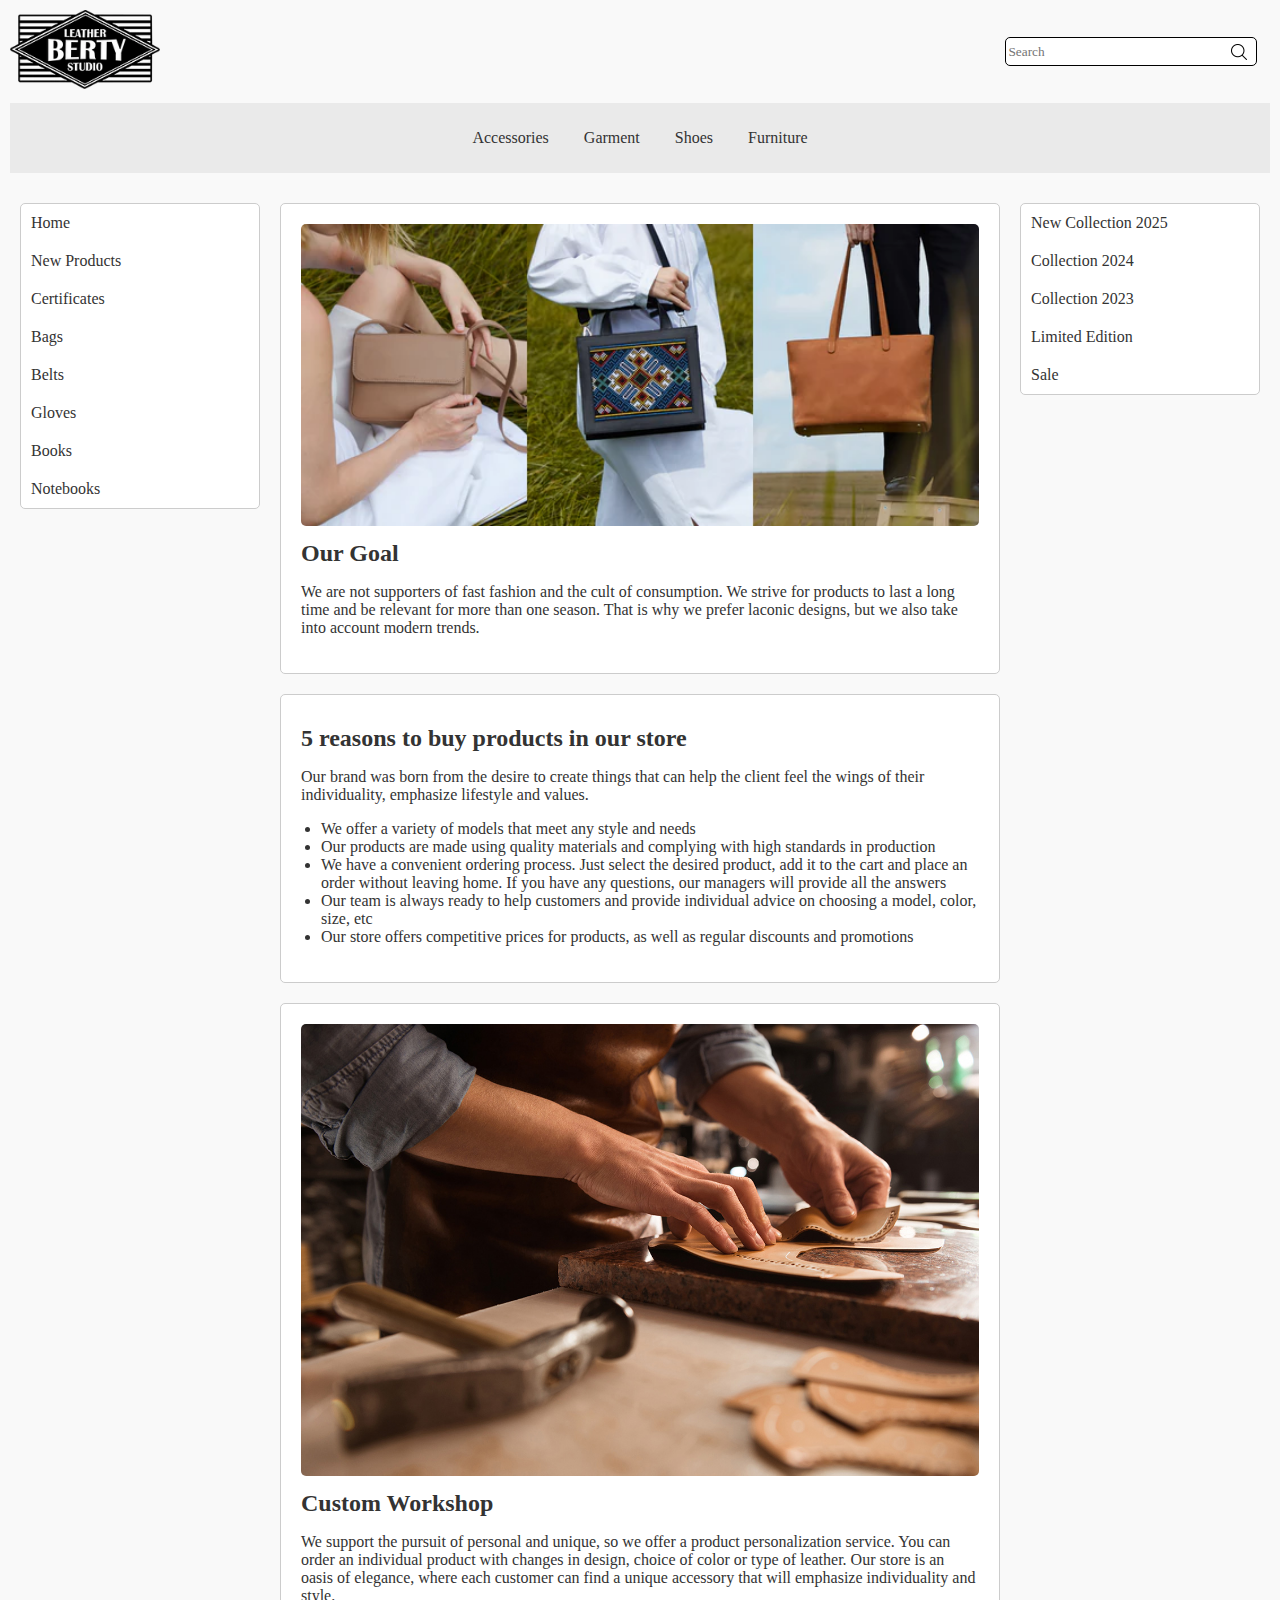
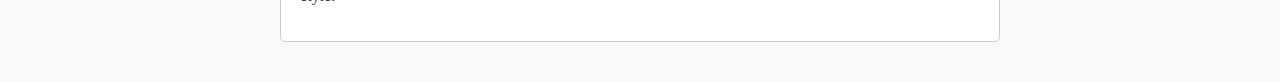
<file: maket1/index.html>
<!DOCTYPE html>
<html lang="en">
  <head>
    <meta charset="UTF-8" />
    <meta name="viewport" content="width=device-width, initial-scale=1.0" />
    <title>Leathercraft</title>
    <link rel="stylesheet" href="less/styles.css" />
  </head>
  <body>
    <div class="head-container">
      <div class="head">
        <div class="logo-container">
          <img class="logo" src="img/logo.webp" alt="" />
        </div>
        <div class="input-container">
          <input type="text" class="search-input" placeholder="Search" />
          <img class="search-icon" src="img/search-icon.png" alt="" />
        </div>
      </div>
      <div class="sections">
        <ul class="sections-list">
          <li>Accessories</li>
          <li>Garment</li>
          <li>Shoes</li>
          <li>Furniture</li>
        </ul>
      </div>
    </div>
    <div class="main-container">
      <div class="allSections-container">
        <ul class="allSections-list">
          <li>Home</li>
          <li>New Products</li>
          <li>Certificates</li>
          <li>Bags</li>
          <li>Belts</li>
          <li>Gloves</li>
          <li>Books</li>
          <li>Notebooks</li>
        </ul>
      </div>
      <div class="content">
        <div class="product-box">
          <img src="img/1.webp" alt=""/>
          <h2>Our Goal</h2>
          <p>
            We are not supporters of fast fashion and the cult of consumption. We strive 
            for products to last a long time and be relevant for more than one season. That 
            is why we prefer laconic designs, but we also take into account modern trends.
          </p>
        </div>
        <div class="product-box">
          <h2>5 reasons to buy products in our store</h2>
          <p>
            Our brand was born from the desire to create things that can help the 
            client feel the wings of their individuality, emphasize lifestyle and values.
          </p>
          <ul>
            <li>We offer a variety of models that meet any style and needs</li>
            <li>Our products are made using quality materials and complying with high standards in production</li>
            <li>We have a convenient ordering process. Just select the desired product, add 
                it to the cart and place an order without leaving home. If you have any questions, 
                our managers will provide all the answers</li>
            <li>Our team is always ready to help customers and provide individual advice on choosing a model, color, size, etc</li>
            <li>Our store offers competitive prices for products, as well as regular discounts and promotions</li>
          </ul>
        </div>
        <div class="product-box">
          <img src="img/2.jpg" alt=""/>
          <h2>Custom Workshop</h2>
          <p>
            We support the pursuit of personal and unique, so we offer a product 
            personalization service. You can order an individual product with changes 
            in design, choice of color or type of leather.
            Our store is an oasis of elegance, where each customer can find a unique 
            accessory that will emphasize individuality and style.
          </p>
        </div>
      </div>
      <div class="trends-container">
        <ul class="allSections-list">
          <li>New Collection 2025</li>
          <li>Collection 2024</li>
          <li>Collection 2023</li>
          <li>Limited Edition</li>
          <li>Sale</li>
        </ul>
      </div>
    </div>
  </body>
</html>
</file>
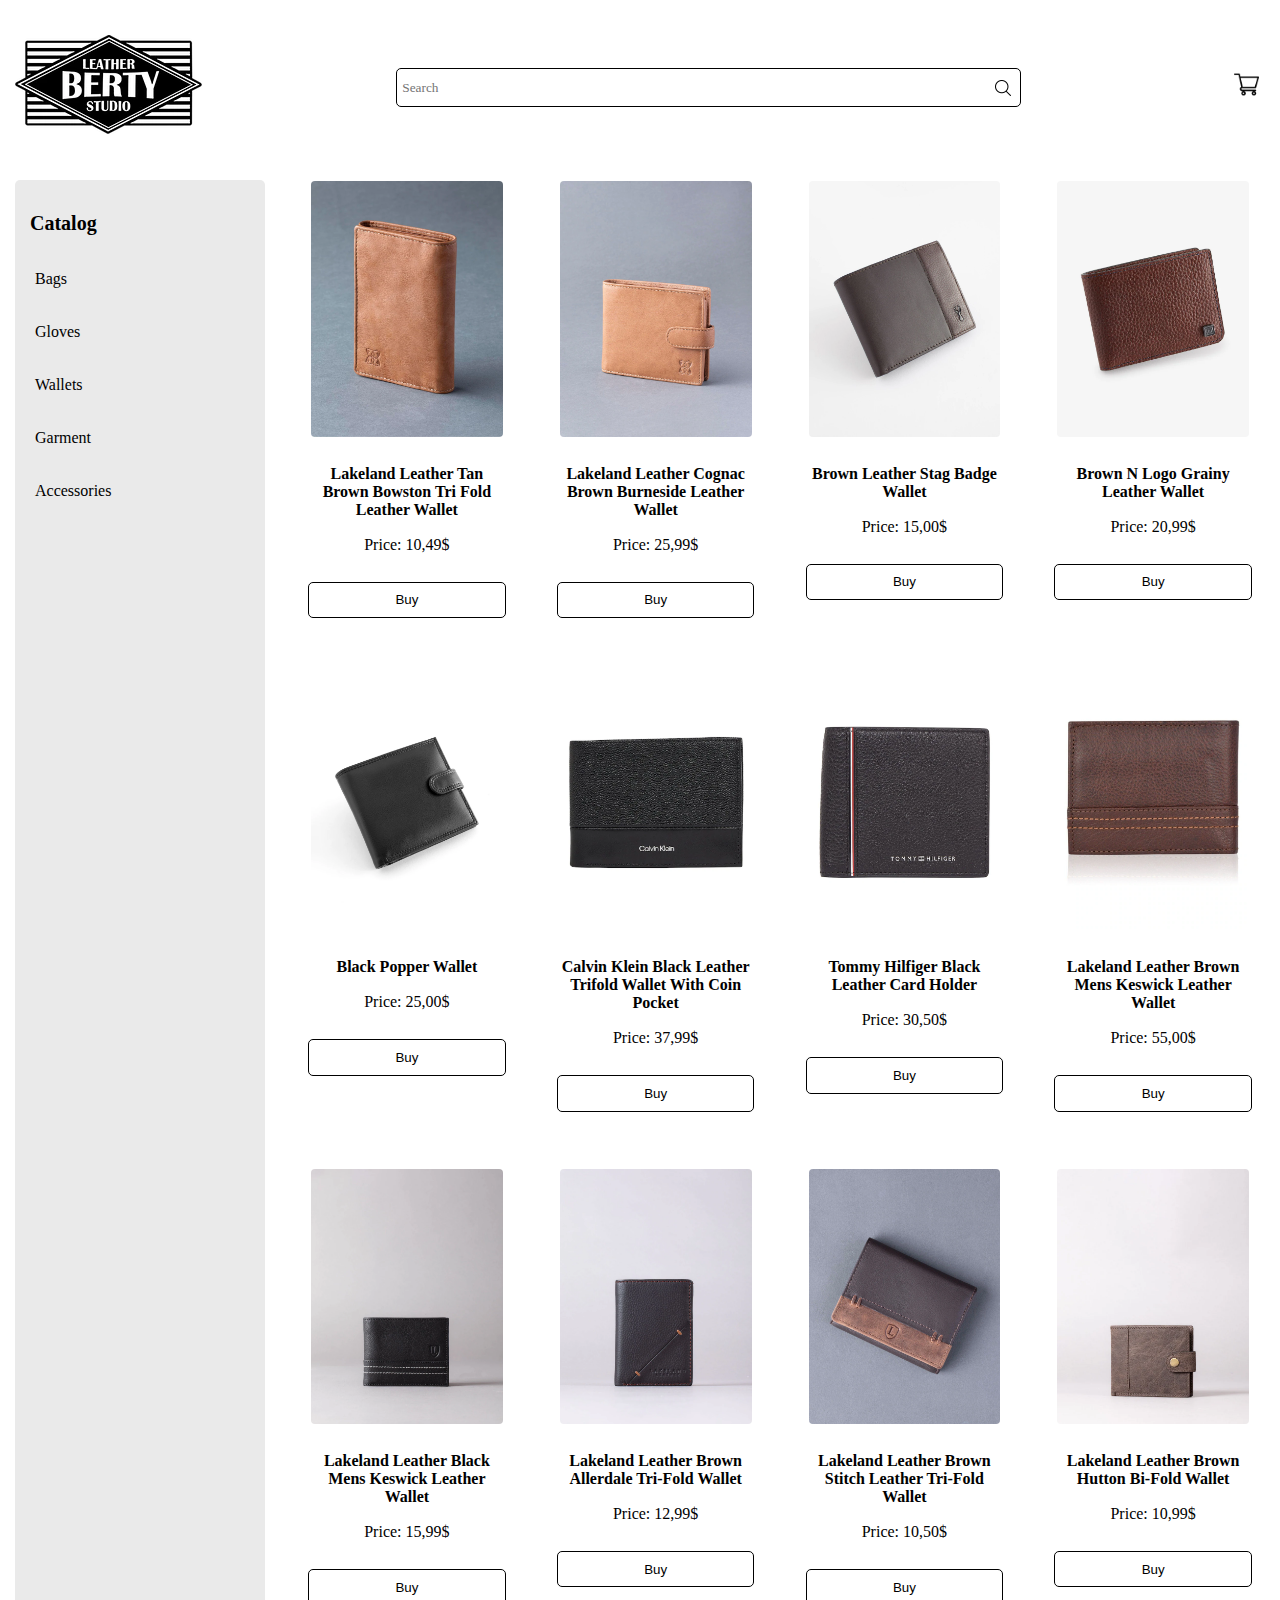
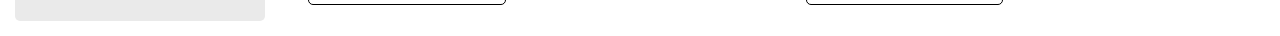
<file: maket2/index.html>
<!DOCTYPE html>
<html lang="en">
  <head>
    <meta charset="UTF-8" />
    <meta name="viewport" content="width=device-width, initial-scale=1.0" />
    <title>Wallet Shop</title>
    <link rel="stylesheet" href="less/styles.css" />
  </head>
  <body>
    <div class="container">
      <header>
        <div class="logo">
          <img src="img/logo.webp" alt="Logo" />
        </div>
        <div class="input-container">
          <input type="text" class="search-input" placeholder="Search" />
          <img class="search-icon" src="img/search-icon.png" alt="" />
        </div>
        <button class="cart-button">
          <img src="img/cart-icon.png" alt="Cart" />
        </button>
      </header>
      <div class="main-content">
        <aside class="catalog">
          <h2>Catalog</h2>
          <div class="categories">
            <div>Bags</div>
            <div>Gloves</div>
            <div>Wallets</div>
            <div>Garment</div>
            <div>Accessories</div>
          </div>
        </aside>
        <div class="products">
          <div class="product">
            <img src="img/wallet-1.webp" alt="Wallet-1" />
            <h3>Lakeland Leather Tan Brown Bowston Tri Fold Leather Wallet</h3>
            <p>Price: 10,49$</p>
            <button>Buy</button>
          </div>
          <div class="product">
            <img src="img/wallet-2.webp" alt="Wallet-2" />
            <h3>Lakeland Leather Cognac Brown Burneside Leather Wallet</h3>
            <p>Price: 25,99$</p>
            <button>Buy</button>
          </div>
          <div class="product">
            <img src="img/wallet-3.webp" alt="Wallet-3" />
            <h3>Brown Leather Stag Badge Wallet</h3>
            <p>Price: 15,00$</p>
            <button>Buy</button>
          </div>
          <div class="product">
            <img src="img/wallet-4.webp" alt="Wallet-4" />
            <h3>Brown N Logo Grainy Leather Wallet</h3>
            <p>Price: 20,99$</p>
            <button>Buy</button>
          </div>
          <div class="product">
            <img src="img/wallet-5.webp" alt="Wallet-5" />
            <h3>Black Popper Wallet</h3>
            <p>Price: 25,00$</p>
            <button>Buy</button>
          </div>
          <div class="product">
            <img src="img/wallet-6.webp" alt="Wallet-6" />
            <h3>Calvin Klein Black Leather Trifold Wallet With Coin Pocket</h3>
            <p>Price: 37,99$</p>
            <button>Buy</button>
          </div>
          <div class="product">
            <img src="img/wallet-7.webp" alt="Wallet-7" />
            <h3>Tommy Hilfiger Black Leather Card Holder</h3>
            <p>Price: 30,50$</p>
            <button>Buy</button>
          </div>
          <div class="product">
            <img src="img/wallet-8.webp" alt="Wallet-8" />
            <h3>Lakeland Leather Brown Mens Keswick Leather Wallet</h3>
            <p>Price: 55,00$</p>
            <button>Buy</button>
          </div>
          <div class="product">
            <img src="img/wallet-9.webp" alt="Wallet-9" />
            <h3>Lakeland Leather Black Mens Keswick Leather Wallet</h3>
            <p>Price: 15,99$</p>
            <button>Buy</button>
          </div>
          <div class="product">
            <img src="img/wallet-10.webp" alt="Wallet-10" />
            <h3>Lakeland Leather Brown Allerdale Tri-Fold Wallet</h3>
            <p>Price: 12,99$</p>
            <button>Buy</button>
          </div>
          <div class="product">
            <img src="img/wallet-11.webp" alt="Wallet-11" />
            <h3>Lakeland Leather Brown Stitch Leather Tri-Fold Wallet</h3>
            <p>Price: 10,50$</p>
            <button>Buy</button>
          </div>
          <div class="product">
            <img src="img/wallet-12.webp" alt="Wallet-12" />
            <h3>Lakeland Leather Brown Hutton Bi-Fold Wallet</h3>
            <p>Price: 10,99$</p>
            <button>Buy</button>
          </div>
        </div>
      </div>
    </div>
  </body>
</html>
</file>
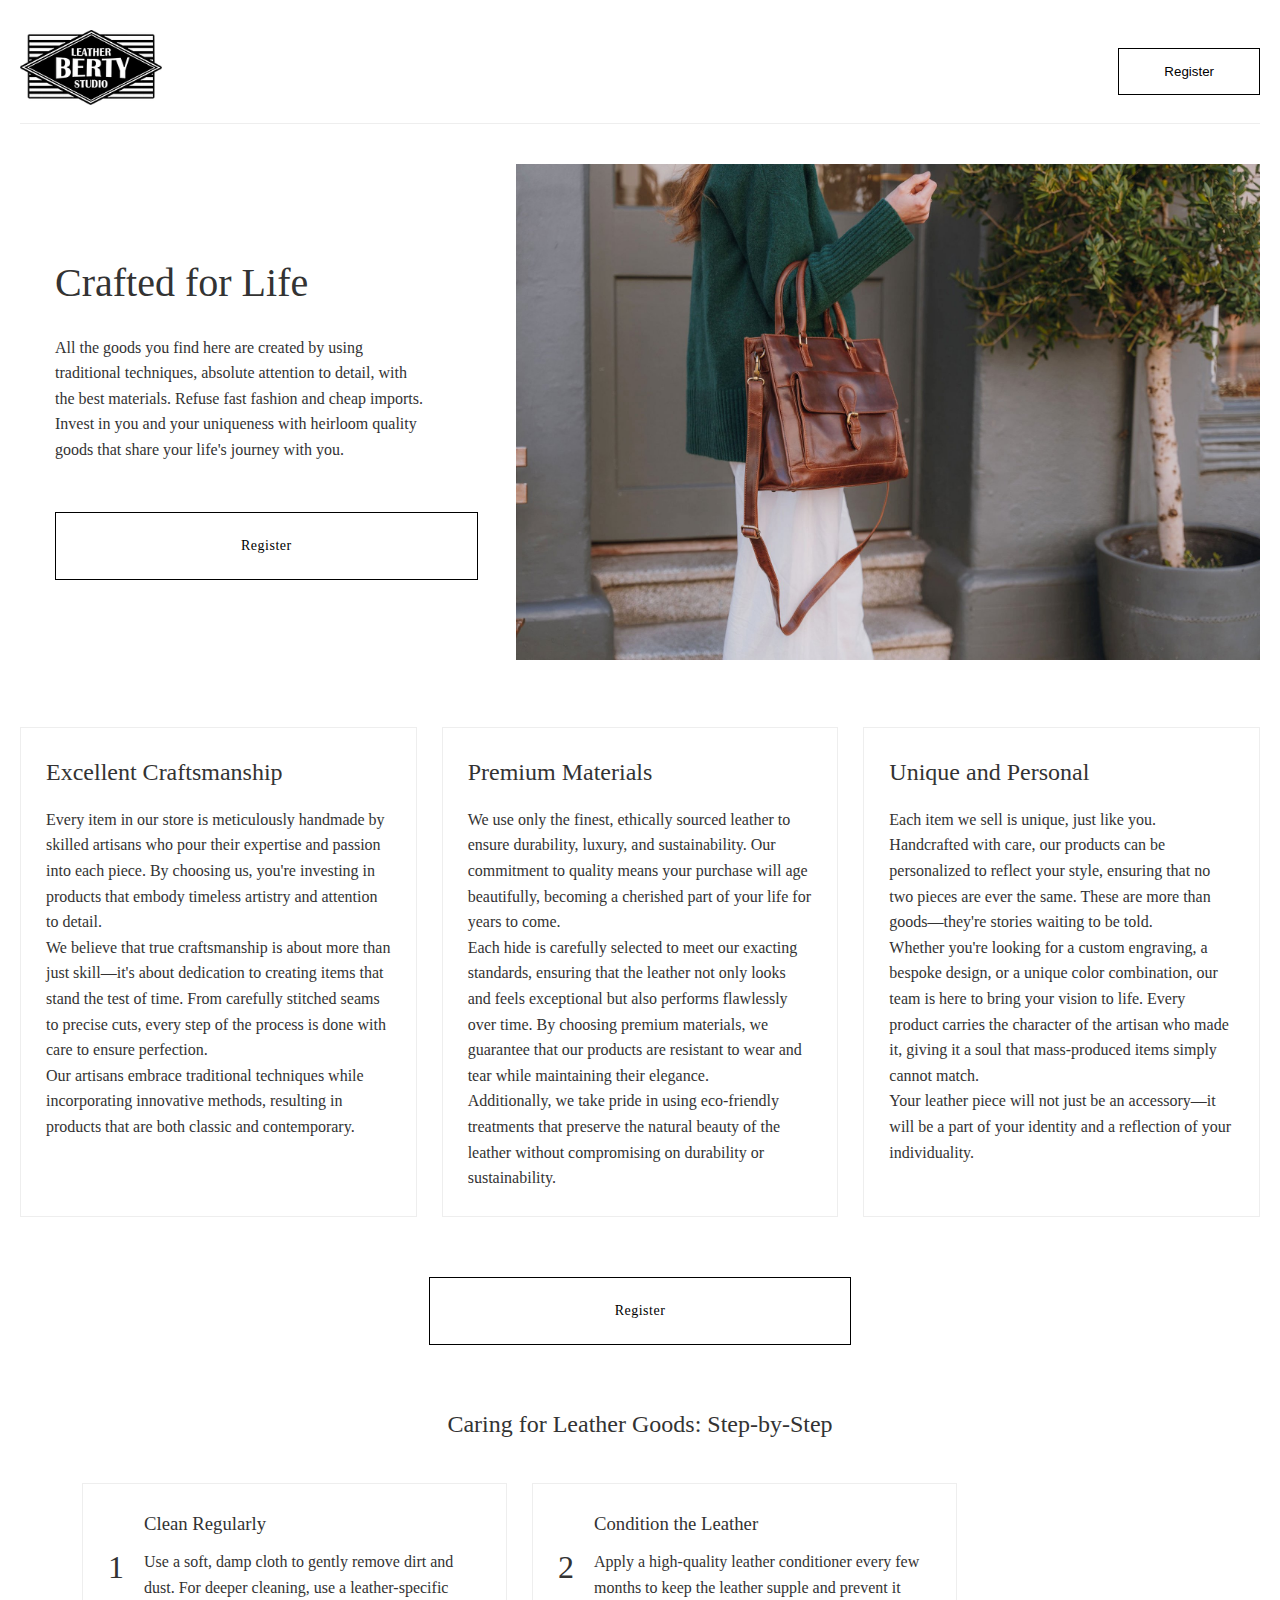
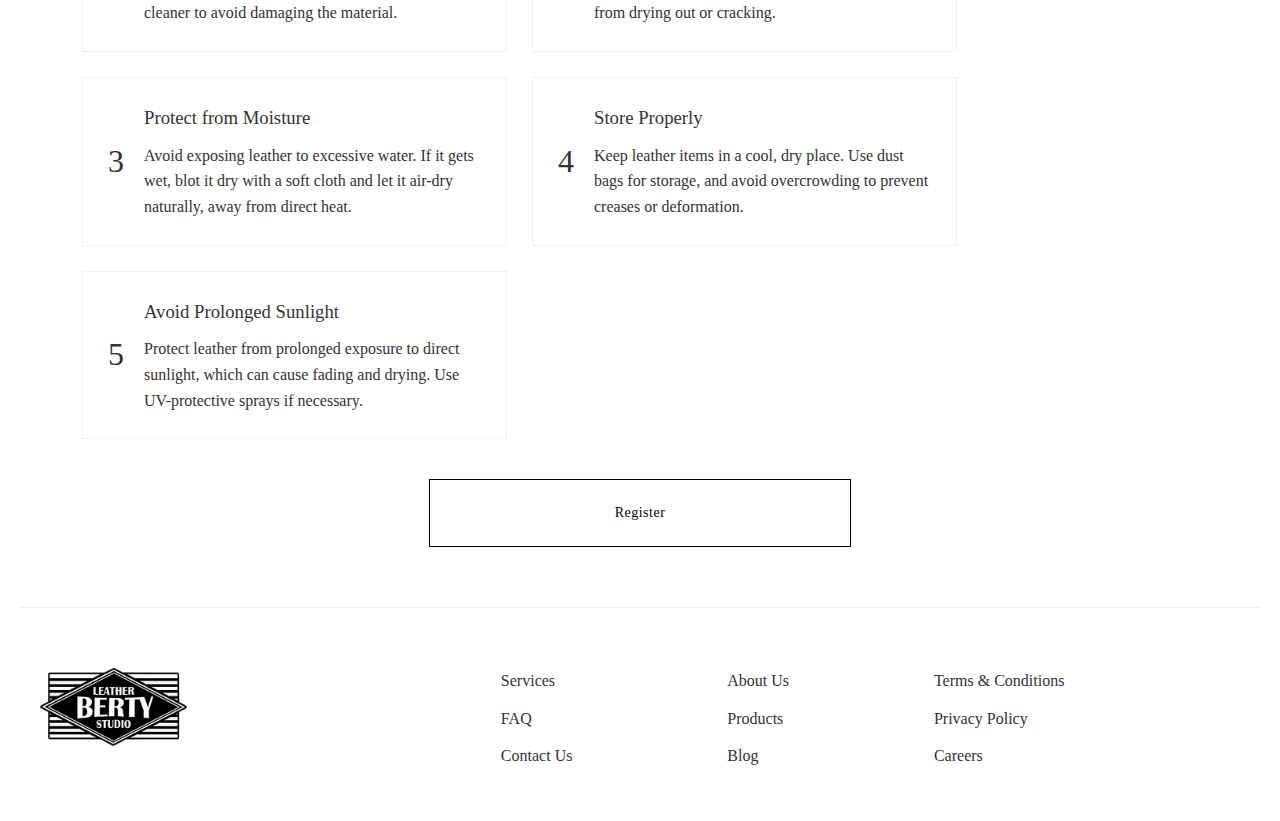
<file: maket3/index.html>
<!DOCTYPE html>
<html lang="en">
  <head>
    <meta charset="UTF-8" />
    <meta name="viewport" content="width=device-width, initial-scale=1.0" />
    <title>Leather Crafting</title>
    <link rel="stylesheet" href="sass/styles.css" />
  </head>
  <body>
    <div class="container">
      <header>
        <a href="index.html">
          <img class="logo-img" src="img/logo.webp" alt="Logo" />
        </a>
        <div class="header-right">
          <button class="register-header-btn">Register</button>
        </div>
      </header>
      <div class="hero">
        <div class="hero-content">
          <h1>Crafted for Life</h1>
          <p>
            All the goods you find here are created by using traditional 
            techniques, absolute attention to detail, with the best 
            materials.  Refuse fast fashion and cheap imports. Invest in 
            you and your uniqueness with heirloom quality goods that share 
            your life's journey with you.
          </p>
          <button class="register-button">Register</button>
        </div>
        <div class="hero-image">
          <img src="img/leather-bag.jpg" alt=" " />
        </div>
      </div>
      <div class="features">
        <div class="feature-box">
          <h2>Excellent Craftsmanship</h2>
          <p>
            Every item in our store is meticulously handmade by skilled 
            artisans who pour their expertise and passion into each piece. 
            By choosing us, you're investing in products that embody 
            timeless artistry and attention to detail. 
          </p>
          <p>
            We believe that true craftsmanship is about more than just 
            skill—it's about dedication to creating items that stand the 
            test of time. From carefully stitched seams to precise cuts, 
            every step of the process is done with care to ensure perfection. 
          </p>
          <p>
            Our artisans embrace traditional techniques while incorporating 
            innovative methods, resulting in products that are both classic 
            and contemporary.
          </p>
        </div>
        <div class="feature-box">
          <h2>Premium Materials</h2>
          <p>
            We use only the finest, ethically sourced leather to ensure 
            durability, luxury, and sustainability. Our commitment to quality 
            means your purchase will age beautifully, becoming a cherished 
            part of your life for years to come. 
          </p>
          <p>
            Each hide is carefully selected to meet our exacting standards, 
            ensuring that the leather not only looks and feels exceptional but 
            also performs flawlessly over time. By choosing premium materials, 
            we guarantee that our products are resistant to wear and tear 
            while maintaining their elegance. 
          </p>
          <p>
            Additionally, we take pride in using eco-friendly treatments that 
            preserve the natural beauty of the leather without compromising 
            on durability or sustainability.
          </p>
        </div>
        <div class="feature-box">
          <h2>Unique and Personal</h2>
          <p>
            Each item we sell is unique, just like you. Handcrafted with care, 
            our products can be personalized to reflect your style, ensuring 
            that no two pieces are ever the same. These are more than 
            goods—they're stories waiting to be told. 
          </p>
          <p>
            Whether you're looking for a custom engraving, a bespoke design, or 
            a unique color combination, our team is here to bring your vision 
            to life. Every product carries the character of the artisan who made 
            it, giving it a soul that mass-produced items simply cannot match. 
          </p>
          <p>
            Your leather piece will not just be an accessory—it will be a part 
            of your identity and a reflection of your individuality.
          </p>
        </div>
      </div>
      <div class="register-section">
        <button class="register-button">Register</button>
      </div>
      <div class="steps-section">
        <h2>Caring for Leather Goods: Step-by-Step</h2>
        <div class="steps">
          <div class="step">
            <span class="step-number">1</span>
            <div class="step-content">
              <h3>Clean Regularly</h3>
              <p>
                Use a soft, damp cloth to gently remove dirt and dust. For 
                deeper cleaning, use a leather-specific cleaner to avoid 
                damaging the material.
              </p>
            </div>
          </div>
          <div class="step">
            <span class="step-number">2</span>
            <div class="step-content">
              <h3>Condition the Leather</h3>
              <p>
                Apply a high-quality leather conditioner every few months to keep 
                the leather supple and prevent it from drying out or cracking.
              </p>
            </div>
          </div>
          <div class="step">
            <span class="step-number">3</span>
            <div class="step-content">
              <h3>Protect from Moisture</h3>
              <p>
                Avoid exposing leather to excessive water. If it gets wet, 
                blot it dry with a soft cloth and let it air-dry naturally, 
                away from direct heat.
              </p>
            </div>
          </div>
          <div class="step">
            <span class="step-number">4</span>
            <div class="step-content">
              <h3>Store Properly</h3>
              <p>
                Keep leather items in a cool, dry place. Use dust bags 
                for storage, and avoid overcrowding to prevent creases 
                or deformation.
              </p>
            </div>
          </div>
          <div class="step">
            <span class="step-number">5</span>
            <div class="step-content">
              <h3>Avoid Prolonged Sunlight</h3>
              <p>
                Protect leather from prolonged exposure to direct sunlight, 
                which can cause fading and drying. Use UV-protective sprays 
                if necessary.
              </p>
            </div>
          </div>
        </div>
        <div class="register-section">
          <button class="register-button">Register</button>
        </div>
      </div>
      <footer>
        <table class="footer-table">
          <tr>
            <td class="footer-logo">
              <img src="img/logo.webp" alt=" ">
            </td>
            <td>
              <ul>
                <li>Services</li>
                <li>FAQ</li>
                <li>Contact Us</li>
              </ul>
            </td>
            <td>
              <ul>
                <li>About Us</li>
                <li>Products</li>
                <li>Blog</li>
              </ul>
            </td>
            <td>
              <ul>
                <li>Terms & Conditions</li>
                <li>Privacy Policy</li>
                <li>Careers</li>
              </ul>
            </td>
          </tr>
        </table>
      </footer>
    </div>
  </body>
</html>
</file>
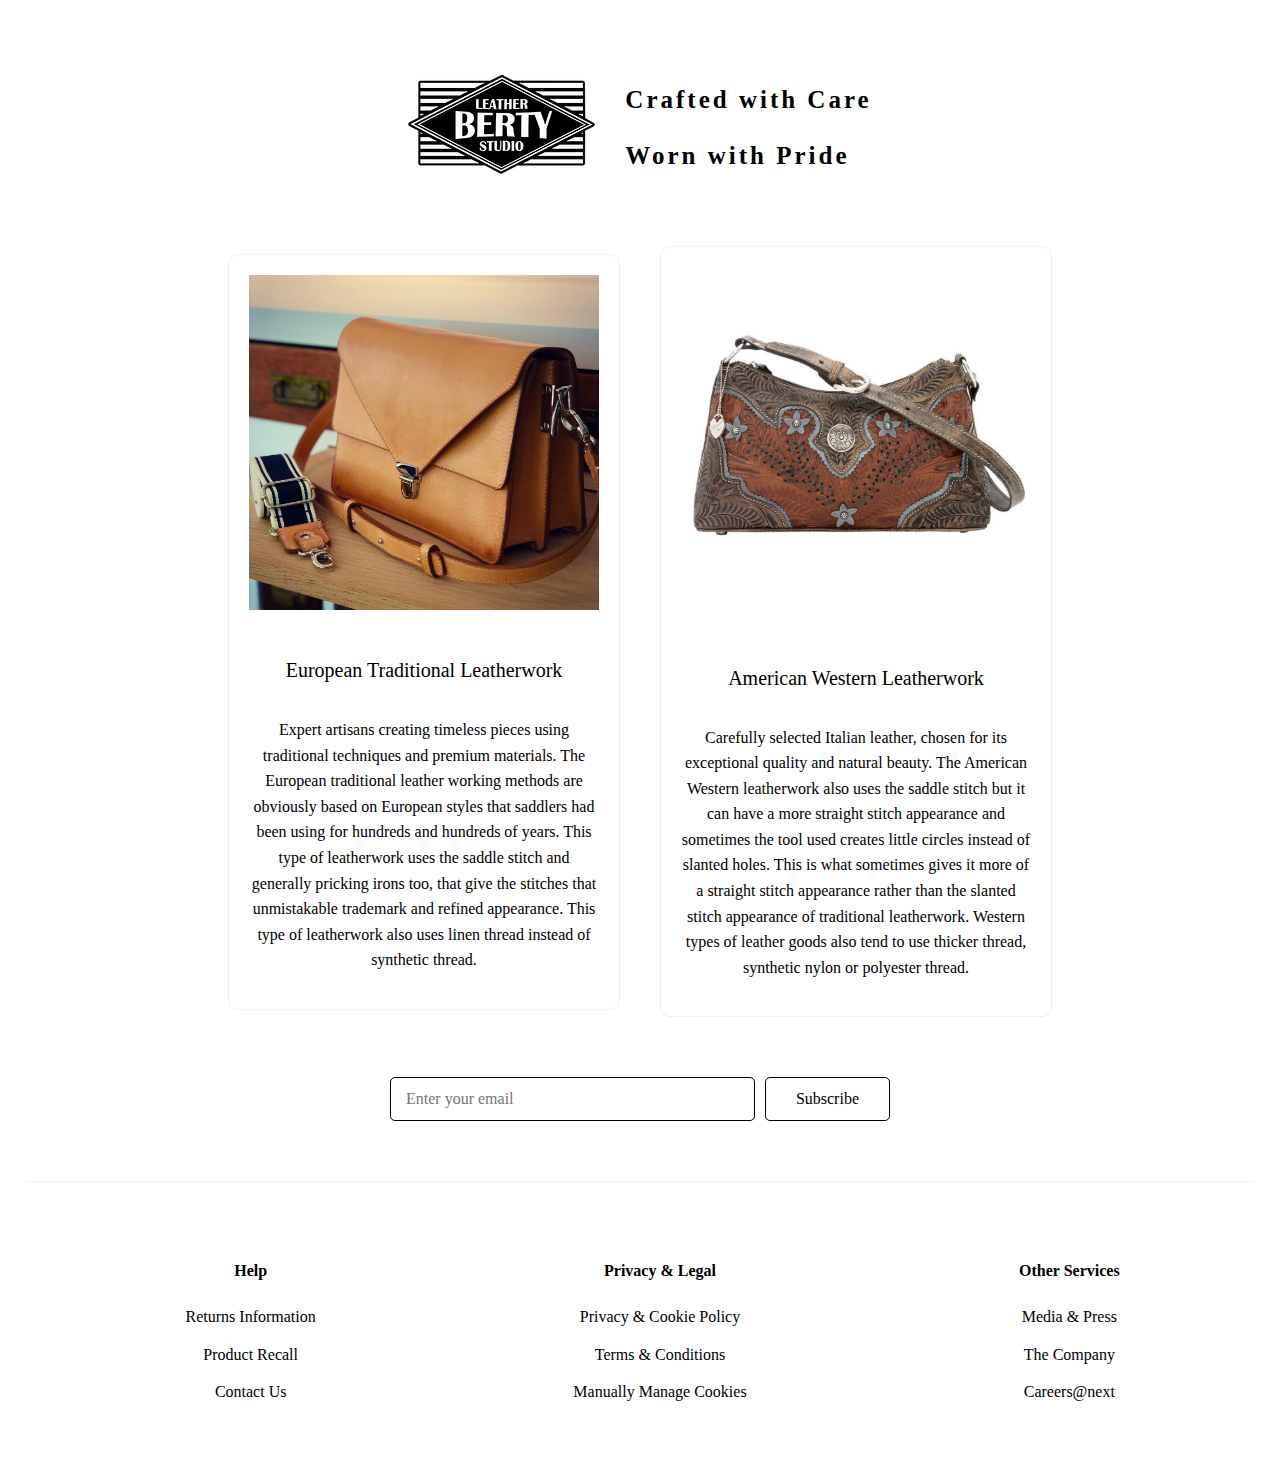
<file: maket5/index.html>
<!DOCTYPE html>
<html lang="en">
  <head>
    <meta charset="UTF-8" />
    <meta name="viewport" content="width=device-width, initial-scale=1.0" />
    <title>Leather Blog</title>
    <link rel="stylesheet" href="sass/styles.css" />
  </head>
  <body>
    <div class="container">
      <header>
        <div class="logo-container">
            <img src="img/logo.webp" alt="Logo" />
          <div class="logo-text">
            <h1>Crafted with Care</h1>
            <h1>Worn with Pride</h1>
          </div>
        </div>
      </header>
      <main>
        <div class="features">
          <div class="feature-box">
            <div class="feature-image">
              <img src="img/european.png" alt="European" />
            </div>
            <div class="feature-text">
              <h2>European Traditional Leatherwork</h2>
              <p>
              Expert artisans creating timeless pieces using traditional
              techniques and premium materials.
              The European traditional leather working methods are obviously 
              based on European styles that saddlers had been using for 
              hundreds and  hundreds of years. This type of leatherwork uses 
              the saddle stitch and generally pricking irons too, that give 
              the stitches that unmistakable trademark and refined 
              appearance. This type of leatherwork also uses linen thread 
              instead of synthetic thread.
              </p>
            </div>
          </div>
          <div class="feature-box">
            <div class="feature-image">
              <img src="img/american.webp" alt="American" />
            </div>
            <div class="feature-text">
              <h2>American Western Leatherwork</h2>
              <p>
              Carefully selected Italian leather, chosen for its exceptional
              quality and natural beauty.
              The American Western leatherwork also uses the saddle stitch but 
              it can have a more straight stitch appearance and sometimes the 
              tool used creates little circles instead of slanted holes. This 
              is what sometimes gives it more of a straight stitch appearance 
              rather than the slanted stitch appearance of traditional 
              leatherwork. Western types of leather goods also tend to use 
              thicker thread, synthetic nylon or polyester thread.
              </p>
            </div>
          </div>
        </div>
        <div class="newsletter">
          <form class="subscribe-form">
            <input type="email" placeholder="Enter your email" required />
            <button type="submit">Subscribe</button>
          </form>
        </div>
      </main>
      <footer>
        <table class="footer-links">
          <tr>
            <td>
              <ul>
                <li>Help</li>
                <li>Returns Information</li>
                <li>Product Recall</li>
                <li>Contact Us</li>
              </ul>
            </td>
            <td>
              <ul>
                <li>Privacy & Legal</li>
                <li>Privacy & Cookie Policy</li>
                <li>Terms & Conditions</li>
                <li>Manually Manage Cookies</li>
              </ul>
            </td>
            <td>
              <ul>
                <li>Other Services</li>
                <li>Media & Press</li>
                <li>The Company</li>
                <li>Careers@next</li>
              </ul>
            </td>
          </tr>
        </table>
      </footer>
    </div>
  </body>
</html>
</file>
<file: maket1/less/styles.css>
body {
  margin: 0;
  font-family: "Times New Roman", Times, serif;
  background-color: #f9f9f9;
  color: #333333;
}
.head-container {
  background-color: #f9f9f9;
  padding: 10px;
}
.head-container .head {
  display: flex;
  justify-content: space-between;
  align-items: center;
}
.head-container .head .logo-container {
  flex: 1;
}
.head-container .head .logo-container .logo {
  max-width: 150px;
  height: auto;
}
.head-container .head .input-container {
  position: relative;
  display: flex;
  align-items: center;
  width: 20%;
  margin-right: 1%;
}
.head-container .head .input-container .search-input {
  height: 25px;
  width: 100%;
  border-radius: 5px;
  border: 1px solid black;
  outline: none;
  padding-right: 30px;
  font-family: "Times New Roman", Times, serif;
}
.head-container .head .input-container .search-icon {
  position: absolute;
  right: 10px;
  height: 1em;
  width: auto;
}
.head-container .sections {
  margin-top: 10px;
  background-color: #eaeaea;
  padding: 10px;
  margin-left: auto;
  margin-right: auto;
}
.head-container .sections .sections-list {
  list-style-type: none;
  padding: 0;
  display: flex;
  justify-content: center;
  align-items: center;
  gap: 35px;
  flex-wrap: wrap;
}
.head-container .sections .sections-list li:hover {
  color: #de760ea2;
  cursor: pointer;
}
.main-container {
  display: flex;
  margin: 20px;
  gap: 20px;
}
.main-container .allSections-container,
.main-container .trends-container {
  flex: 1;
}
.main-container .allSections-container .allSections-list,
.main-container .trends-container .allSections-list {
  list-style-type: none;
  padding: 0;
  margin: 0;
  background-color: #ffffff;
  border: 1px solid #cccccc;
  border-radius: 5px;
}
.main-container .allSections-container .allSections-list li,
.main-container .trends-container .allSections-list li {
  padding: 10px;
  cursor: pointer;
}
.main-container .allSections-container .allSections-list li:last-child,
.main-container .trends-container .allSections-list li:last-child {
  border-bottom: none;
}
.main-container .allSections-container .allSections-list li:hover,
.main-container .trends-container .allSections-list li:hover {
  color: #de760ea2;
  background-color: #f0f0f0;
  cursor: pointer;
}
.main-container .content {
  flex: 3;
  border-radius: 5px;
}
.main-container .content .product-box {
  margin-bottom: 20px;
  padding: 20px;
  border: 1px solid #cccccc;
  background-color: #ffffff;
  border-radius: 5px;
}
.main-container .content .product-box img {
  width: 100%;
  height: auto;
  border-radius: 5px;
}
.main-container .content .product-box h2 {
  font-size: 1.5em;
  margin: 10px 0;
}
.main-container .content .product-box ul {
  padding-left: 20px;
}
@media (min-width: 3100px) {
  body {
    font-size: 3.5em;
  }
  .head-container,
  .sections,
  .main-container {
    max-width: 100%;
    margin: 0 auto;
  }
  .main-container {
    gap: 40px;
  }
  .allSections-container,
  .trends-container {
    flex: 1;
    margin: 0 20px;
  }
  .content {
    flex: 4;
  }
  .content .product-box {
    padding: 75px;
    border-width: 2px;
  }
  .content .product-box h2 {
    font-size: 2em;
  }
  .content .product-box img {
    border-radius: 10px;
  }
  .allSections-list li,
  .trends-container .allSections-list li {
    font-size: 1.2em;
    padding: 15px;
  }
  .logo {
    max-width: 500px;
  }
  .input-container {
    width: 20%;
    margin-right: 1%;
  }
  .input-container .search-input {
    height: 75px;
    font-size: 1.2em;
  }
  .input-container .search-icon {
    height: 1.2em;
  }
  .sections-list li:hover {
    color: #de760ea2;
  }
}
@media (max-width: 1024px) {
  .main-container {
    flex-direction: column;
  }
  .allSections-container,
  .trends-container {
    display: none;
  }
}
@media (max-width: 768px) {
  .head {
    flex-direction: column;
    align-items: center;
  }
  .head .logo-container {
    display: flex;
    justify-content: center;
    width: 100%;
  }
  .head .input-container {
    position: relative;
    display: flex;
    align-items: center;
    width: 90%;
    justify-content: center;
  }
  .head .input-container .search-input {
    height: 25px;
    width: 100%;
    border-radius: 5px;
    outline: none;
    padding-left: 10px;
    padding-right: 30px;
  }
  .head .input-container .search-icon {
    position: absolute;
    right: 10px;
    height: 1em;
    width: auto;
  }
  .sections {
    width: 85%;
  }
  .sections .sections-list {
    flex-direction: column;
    align-items: center;
    gap: 10px;
  }
  .content {
    padding: 1px;
  }
  .content .product-box h2 {
    font-size: 1.2em;
  }
  .content .product-box img {
    border-radius: 0;
  }
  .allSections-container,
  .trends-container {
    display: block;
    padding: 0px;
  }
  .allSections-container .trends-container,
  .trends-container .trends-container {
    margin-top: 0%;
  }
}
</file>
<file: maket2/less/styles.css>
body {
  font-family: "Times New Roman", Times, serif;
  background-color: #ffffff;
  margin: 0;
  padding: 0;
  box-sizing: border-box;
}
.container {
  max-width: 100%;
  margin: 0 auto;
  padding: 15px;
}
header {
  display: flex;
  flex-direction: row;
  justify-content: space-between;
  align-items: center;
  padding: 20px 0;
  margin-bottom: 20px;
}
.logo {
  font-size: 24px;
  font-weight: bold;
  transition: color 0.3s ease;
  cursor: pointer;
}
.header-right {
  display: flex;
  flex-direction: row;
  gap: 20px;
  align-items: center;
}
.input-container {
  position: relative;
  display: flex;
  align-items: center;
  width: 50%;
  margin-right: 1%;
}
.search-input {
  height: 35px;
  width: 100%;
  border-radius: 5px;
  border: 1px solid #000000;
  outline: none;
  padding-right: 30px;
  padding-left: 5px;
  font-family: "Times New Roman", Times, serif;
}
.search-icon {
  position: absolute;
  right: 10px;
  height: 1em;
  width: auto;
}
.cart-button {
  background: none;
  border: none;
  font-size: 25px;
  cursor: pointer;
  transition: all 0.3s ease;
}
.cart-button img {
  width: 25px;
  height: auto;
}
.cart-button:hover {
  transform: scale(1.1);
}
.main-content {
  display: flex;
  flex-direction: row;
  gap: 30px;
}
.catalog {
  width: 220px;
  background-color: #eaeaea;
  padding: 15px;
  border-radius: 5px;
}
.catalog h2 {
  margin-bottom: 25px;
  font-size: 20px;
  color: #000000;
}
.categories {
  display: flex;
  flex-direction: column;
  gap: 15px;
}
.categories div {
  cursor: pointer;
  padding: 10px 5px;
  border-radius: 5px;
  transition: all 0.3s ease;
}
.categories div:hover {
  background-color: #ffffff;
  color: #de760ea2;
  transform: translateX(5px);
}
.products {
  display: grid;
  grid-template-columns: repeat(4, 1fr);
  gap: 25px;
  margin-top: -15px;
  flex: 1;
}
.product {
  display: flex;
  flex-direction: column;
  gap: 12px;
  padding: 15px;
  border-radius: 8px;
  border: 1px solid transparent;
  transition: all 0.3s ease;
  align-items: center;
}
.product:hover {
  border-color: #dddddd;
  box-shadow: 0 2px 10px #0000001a;
  transform: translateY(-5px);
}
.product img {
  width: 100%;
  height: auto;
  border-radius: 4px;
  transition: all 0.3s ease;
}
.product:hover img {
  transform: scale(1.02);
}
.product h3 {
  font-size: 16px;
  color: #000000;
  margin-bottom: 5px;
  text-align: center;
}
.product p {
  color: #000000;
  font-weight: 500;
  margin-top: 0;
}
.product button {
  padding: 5% 45%;
  background-color: #ffffff;
  border: 1px solid #000000;
  border-radius: 5px;
  cursor: pointer;
  width: fit-content;
  color: #000000;
  transition: all 0.3s ease;
  margin: 0 5px;
}
.product button:hover {
  transform: translateY(-2px);
  color: #de760ea2;
}
@media (max-width: 768px) {
  .main-content {
    flex-direction: column;
    gap: 20px;
  }
  header {
    flex-direction: column;
    align-items: center;
    gap: 15px;
  }
  .logo {
    font-size: 28px;
    margin-bottom: 10px;
  }
  .input-container {
    width: 80%;
    margin-right: 0;
  }
  .header-right {
    display: none;
  }
  .cart-button {
    position: absolute;
    top: 20px;
    right: 20px;
    font-size: 30px;
  }
  .catalog {
    width: 85%;
    margin: 20px auto 0 auto;
  }
  .products {
    grid-template-columns: 1fr;
    gap: 15px;
  }
  .product {
    width: 85%;
    padding: 12px;
    margin: 0 auto;
  }
}
@media (min-width: 3100px) {
  body {
    font-size: 28px;
  }
  .logo {
    font-size: 65px;
  }
  .input-container {
    width: 60%;
  }
  .search-input {
    height: 80px;
    font-size: 54px;
    padding-right: 60px;
    padding-left: 20px;
  }
  .search-icon {
    right: 25px;
    height: 2.5em;
  }
  .cart-button {
    font-size: 80px;
  }
  .cart-button img {
    width: 80px;
  }
  .catalog {
    width: 10%;
    font-size: 2em;
    padding: 30px;
    margin-left: 15px;
  }
  .catalog h2 {
    font-size: 1.5em;
  }
  .products {
    grid-template-columns: repeat(5, 1fr);
    gap: 40px;
    margin-top: 20px;
  }
  .product {
    padding: 40px;
    border-radius: 10px;
  }
  .product img {
    border-radius: 10px;
  }
  .product h3,
  .product p {
    font-size: 2em;
  }
  .product button {
    font-size: 2em;
  }
  header {
    padding: 50px 0;
  }
  .main-content {
    gap: 60px;
  }
}
</file>
<file: maket3/sass/styles.css>
* {
  margin: 0;
  padding: 0;
  box-sizing: border-box;
}

body {
  font-family: "Times New Roman", Times, serif;
  background-color: #ffffff;
  line-height: 1.6;
  color: #333333;
}

.container {
  max-width: 100%;
  margin: 0 auto;
  background: #ffffff;
  padding: 20px;
}

header {
  display: flex;
  flex-direction: row;
  justify-content: space-between;
  align-items: center;
  padding: 10px 0;
  margin-bottom: 40px;
  border-bottom: 1px solid #eeeeee;
}
header .logo-img {
  width: auto;
  height: 75px;
}
header .register-header-btn {
  padding: 15px 45px;
  border: 1px solid #000000;
  background: #ffffff;
  cursor: pointer;
  transition: all 0.3s ease;
}
header .register-header-btn:hover {
  color: rgba(222, 118, 14, 0.6352941176);
}

.hero {
  display: flex;
  align-items: center;
  justify-content: space-between;
  margin-bottom: 60px;
  overflow: hidden;
}
.hero .hero-content {
  float: left;
  width: 35%;
  padding-right: 25px;
  padding-left: 35px;
}
.hero .hero-content h1 {
  margin-bottom: 20px;
  font-size: 2.5em;
  font-weight: 500;
}
.hero .hero-content p {
  margin-bottom: 50px;
  font-size: 1em;
  font-weight: 250;
}
.hero .hero-image {
  float: right;
  width: 60%;
}
.hero .hero-image img {
  width: 100%;
  height: auto;
}

.features {
  clear: both;
  display: flex;
  flex-direction: row;
  gap: 25px;
  margin-bottom: 60px;
  justify-content: center;
}
.features .feature-box {
  flex: 0 1 425px;
  border: 1px solid #eeeeee;
  padding: 25px;
  transition: all 0.3s ease;
}
.features .feature-box:hover {
  border-color: #000000;
}
.features .feature-box h2 {
  margin-bottom: 15px;
  font-weight: 500;
}

.register-section {
  text-align: center;
  margin: 40px 0;
}

.steps-section {
  margin: 60px 0;
}
.steps-section h2 {
  text-align: center;
  margin-bottom: 40px;
  font-weight: 500;
}
.steps-section .steps {
  display: flex;
  flex-direction: row;
  flex-wrap: wrap;
  gap: 25px;
  margin-left: 5%;
}
.steps-section .steps .step {
  flex: 0 1 425px;
  border: 1px solid #eeeeee;
  padding: 25px;
  display: flex;
  flex-direction: row;
  align-items: center;
  gap: 20px;
  transition: all 0.3s ease;
}
.steps-section .steps .step:hover {
  border-color: #000000;
}
.steps-section .steps .step .step-number {
  font-size: 32px;
  font-weight: 500;
}
.steps-section .steps .step .step-content h3 {
  font-weight: 500;
  margin-bottom: 10px;
}

.register-button {
  padding: 25px 185px;
  border: 1px solid #000000;
  background: #ffffff;
  color: #000000;
  cursor: pointer;
  transition: all 0.3s ease;
  font-family: "Times New Roman", Times, serif;
  font-size: 14px;
  letter-spacing: 0.5px;
}
.register-button:hover {
  color: rgba(222, 118, 14, 0.6352941176);
}

footer {
  margin-top: 60px;
  border-top: 1px solid #eeeeee;
  padding-top: 40px;
}
footer .footer-table {
  width: 100%;
  border-collapse: collapse;
}
footer .footer-table td {
  padding: 20px;
  vertical-align: top;
}
footer .footer-table ul {
  list-style: none;
}
footer .footer-table li {
  margin-bottom: 12px;
  cursor: pointer;
  transition: all 0.3s ease;
}
footer .footer-table li:hover {
  color: rgba(222, 118, 14, 0.6352941176);
}
footer .footer-table .footer-logo img {
  width: 35%;
  height: auto;
  display: block;
}

@media (max-width: 480px) {
  body {
    text-align: center;
  }
  .container {
    padding: 10px;
  }
  header {
    flex-direction: column;
    align-items: center;
  }
  .logo-img {
    height: 50px;
    margin-bottom: 10px;
  }
  .register-header-btn {
    padding: 10px 20px;
  }
  .hero {
    flex-direction: column;
    align-items: center;
  }
  .hero-content {
    width: 100%;
    padding: 0;
    margin-bottom: 20px;
  }
  .hero-content h1 {
    font-size: 1.8em;
  }
  .hero-image {
    order: -1;
    width: 100%;
  }
  .register-button {
    width: 100%;
    padding: 15px;
  }
  .features {
    flex-direction: column;
    gap: 15px;
  }
  .feature-box {
    width: 100%;
  }
  .steps {
    flex-direction: column;
    gap: 15px;
    margin-left: 0;
  }
  .step {
    width: 100%;
    flex-direction: column;
    align-items: center;
    text-align: center;
  }
  .step-number {
    font-size: 24px;
  }
  .steps-section h2 {
    font-size: 1.8em;
  }
  .footer {
    text-align: center;
  }
  .footer-table {
    display: block;
  }
  .footer-table tbody,
  .footer-table tr,
  .footer-table td {
    display: block;
    width: 100%;
    text-align: center;
  }
  .footer-logo img {
    width: 50%;
    margin: 0 auto 20px auto;
  }
  .footer-table li {
    margin-bottom: 8px;
  }
}
@media (min-width: 3100px) {
  body {
    font-size: 2em;
  }
  .container {
    padding: 80px;
  }
  header {
    padding: 40px 0;
    margin-bottom: 120px;
    border-bottom: 4px solid #ffffff;
  }
  .logo-img {
    height: 300px;
  }
  .register-header-btn {
    padding: 50px 150px;
    font-size: 2.5em;
  }
  .hero {
    margin-bottom: 160px;
  }
  .hero-content {
    width: 70%;
    padding-right: 80px;
    padding-left: 100px;
  }
  .hero-content h1 {
    font-size: 5em;
  }
  .hero-content p {
    font-size: 3em;
  }
  .register-button {
    padding: 70px 370px;
    font-size: 3em;
  }
  .features {
    gap: 80px;
  }
  .feature-box {
    padding: 80px;
    flex: 0 1 1500px;
  }
  .feature-box h2 {
    font-size: 3em;
  }
  .feature-box p {
    font-size: 1.5em;
  }
  .steps-section {
    margin: 160px 0;
  }
  .steps-section h2 {
    font-size: 5em;
  }
  .steps-section p {
    font-size: 1.5em;
  }
  .steps {
    gap: 80px;
    margin-left: 15%;
  }
  .step {
    padding: 50px;
    flex: 0 1 1000px;
  }
  .step-number {
    font-size: 3em;
    margin-right: 25px;
  }
  .step-content h3 {
    font-size: 2.25em;
  }
  footer {
    padding-top: 120px;
    margin-top: 160px;
  }
  .footer-table td {
    padding: 50px;
  }
  .footer-table li {
    font-size: 2em;
    margin-bottom: 30px;
    text-align: center;
  }
  .footer-logo img {
    width: 50%;
  }
}

/*# sourceMappingURL=styles.css.map */
</file>
<file: maket5/sass/styles.css>
body {
  font-family: "Times New Roman", Times, serif;
  background-color: #ffffff;
  color: #000000;
  line-height: 1.6;
  padding: 18px;
}

.container {
  width: 100%;
  margin: 0 auto;
}

header {
  text-align: center;
  margin-bottom: 60px;
  margin-top: 3%;
}

.logo-container {
  display: flex;
  flex-direction: row;
  justify-content: center;
  align-items: center;
  gap: 30px;
}

.logo-image {
  width: 120px;
  height: 120px;
  border: 1px solid #000000;
  overflow: hidden;
}
.logo-image img {
  width: 100%;
  height: auto;
  object-fit: cover;
}

.logo-text {
  text-align: left;
}
.logo-text h1 {
  font-size: 25px;
  font-weight: 600;
  letter-spacing: 3px;
  margin-bottom: 10px;
}
.logo-text p {
  font-size: 14px;
  letter-spacing: 2px;
  color: #000000;
}

.features {
  display: flex;
  flex-direction: row;
  justify-content: center;
  align-items: center;
  gap: 40px;
  margin-bottom: 60px;
}

.feature-text {
  display: flex;
  flex-direction: column;
  text-align: center;
}

.feature-box {
  flex: 1;
  max-width: 350px;
  padding: 20px;
  border: 1px solid #eeeeee;
  transition: all 0.3s ease;
  border-radius: 10px;
}
.feature-box:hover {
  border-color: #000000;
}
.feature-box h2 {
  font-size: 20px;
  margin-bottom: 15px;
  font-weight: 500;
}
.feature-box p {
  color: #000000;
  line-height: 1.6;
}
.feature-box .feature-image {
  margin-bottom: 20px;
  overflow: hidden;
}
.feature-box .feature-image img {
  width: 100%;
  height: auto;
  transition: all 0.3s ease;
}

.newsletter {
  margin: 60px 0;
  text-align: center;
}
.newsletter .subscribe-form {
  display: flex;
  flex-direction: row;
  justify-content: center;
  align-items: center;
  gap: 10px;
  max-width: 500px;
  margin: 0 auto;
}
.newsletter .subscribe-form input {
  flex: 1;
  padding: 12px 15px;
  border: 1px solid #000000;
  border-radius: 5px;
  font-size: 16px;
  transition: all 0.3s ease;
  font-family: "Times New Roman", Times, serif;
}
.newsletter .subscribe-form input:focus {
  outline: none;
  border-color: #000000;
}
.newsletter .subscribe-form button {
  padding: 12px 30px;
  background: #ffffff;
  color: #000000;
  border: 1px solid #000000;
  cursor: pointer;
  font-size: 16px;
  transition: all 0.3s ease;
  border-radius: 5px;
  font-family: "Times New Roman", Times, serif;
}
.newsletter .subscribe-form button:hover {
  color: rgba(222, 118, 14, 0.6352941176);
}

footer {
  margin-top: 60px;
  padding-top: 40px;
  border-top: 1px solid #eeeeee;
  display: flex;
  flex-wrap: wrap;
  justify-content: space-between;
  text-align: center;
  gap: 20px;
}
footer .footer-links {
  width: 100%;
  border-collapse: collapse;
}
footer .footer-links td {
  width: 33.333%;
  padding: 20px;
  vertical-align: top;
}
footer .footer-links ul {
  list-style: none;
}
footer .footer-links ul li {
  margin-bottom: 12px;
  cursor: pointer;
  transition: all 0.3s ease;
}
footer .footer-links ul li:first-child {
  font-weight: 600;
  margin-bottom: 20px;
  color: #000000;
}
footer .footer-links ul li:not(:first-child) {
  color: #000000;
}
footer .footer-links ul li:not(:first-child):hover {
  color: #000000;
  padding-left: 5px;
}

@media (min-width: 3100px) {
  body {
    font-size: 50px;
    padding: 30px;
  }
  .container {
    max-width: 100%;
    padding: 60px;
    box-shadow: 0 0 60px rgba(0, 0, 0, 0.2);
  }
  header {
    margin-bottom: 100px;
    margin-top: 5%;
  }
  .logo-container {
    gap: 50px;
  }
  .logo-image {
    width: 100%;
    height: auto;
  }
  .logo-text h1 {
    font-size: 50px;
    letter-spacing: 12px;
  }
  .logo-text p {
    font-size: 50px;
    letter-spacing: 4px;
  }
  .features {
    gap: 60px;
    margin-bottom: 100px;
  }
  .feature-box {
    max-width: 1000px;
    width: 100%;
    padding: 30px;
  }
  .feature-box h2 {
    font-size: 50px;
  }
  .feature-box p {
    font-size: 45px;
  }
  .newsletter {
    margin: 100px 0;
  }
  .subscribe-form input {
    padding: 18px 25px;
    font-size: 50px;
  }
  .subscribe-form button {
    padding: 18px 45px;
    font-size: 50px;
  }
  footer {
    margin-top: 100px;
    padding-top: 60px;
    gap: 40px;
  }
  .footer-links td {
    padding: 30px;
  }
  .footer-links li {
    font-size: 50px;
  }
}
@media (max-width: 768px) {
  .container {
    padding: 20px;
  }
  .logo-container {
    flex-direction: column;
    text-align: center;
  }
  .logo-text {
    text-align: center;
  }
  .features {
    flex-direction: column;
    align-items: center;
  }
  .feature-box {
    max-width: 50%;
  }
  .subscribe-form {
    flex-direction: row;
  }
  footer {
    justify-content: center;
    text-align: center;
  }
  .footer-links,
  .footer-links tbody,
  .footer-links tr,
  .footer-links td {
    display: block;
    width: 100%;
    text-align: center;
  }
  .footer-links td {
    padding: 10px;
  }
  .footer-links li:not(:first-child):hover {
    padding-left: 0;
    transition: all 0.3s ease;
  }
  .footer-links li:not(:first-child):hover:hover {
    transform: scale(1.05);
  }
}

/*# sourceMappingURL=styles.css.map */
</file>
